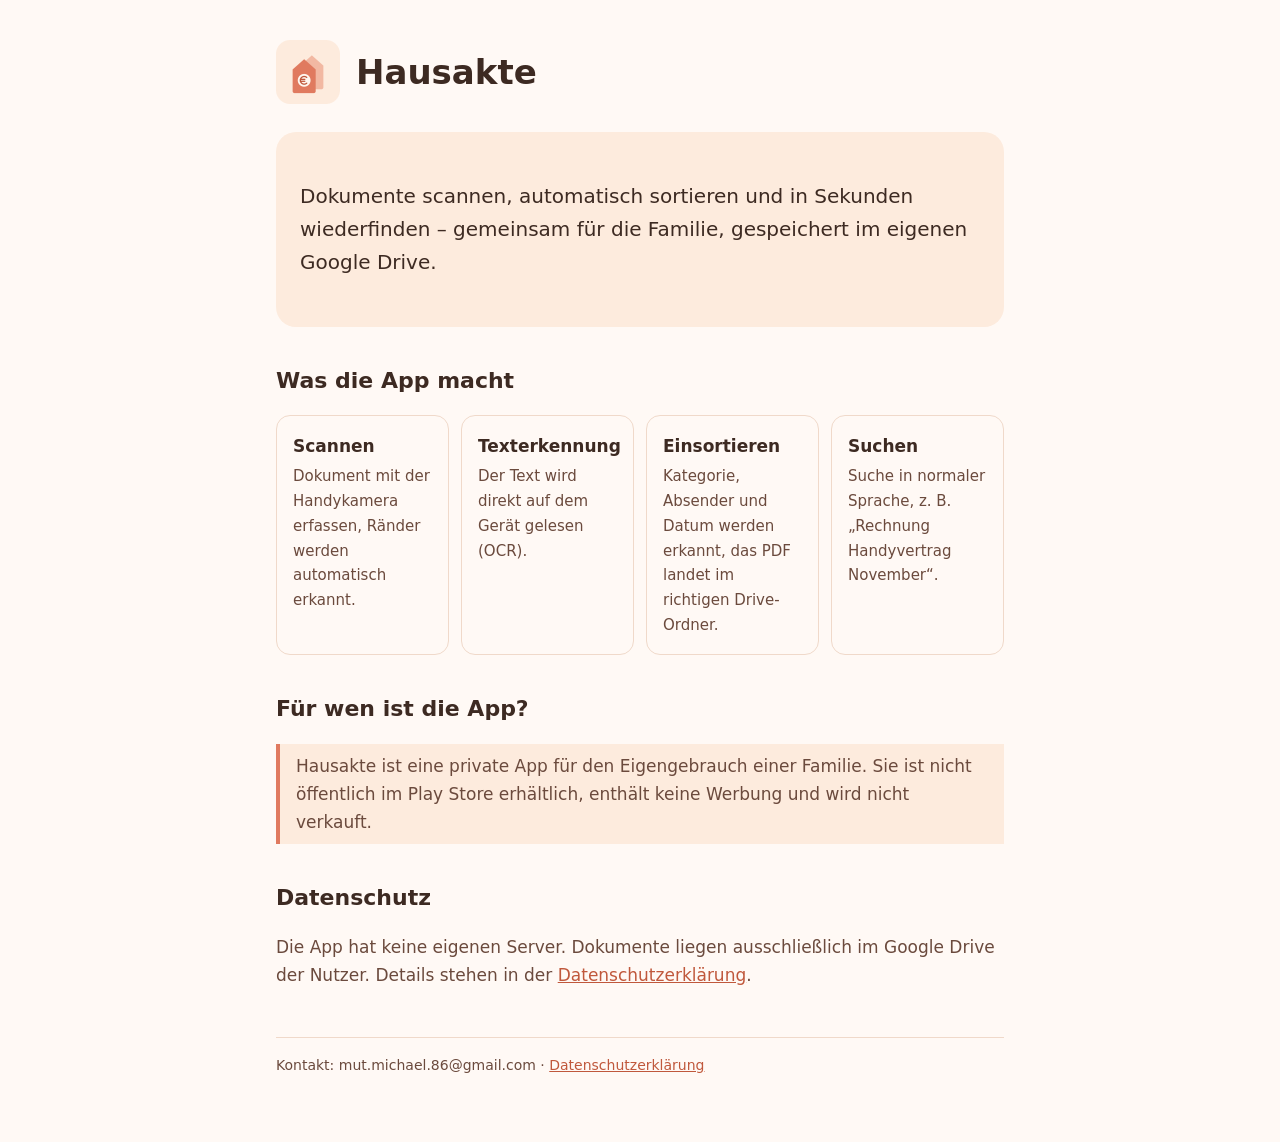
<file: index.html>
<!doctype html>
<html lang="de">
<head>
<meta charset="utf-8">
<meta name="viewport" content="width=device-width, initial-scale=1">
<title>Hausakte</title>
<meta name="description" content="Hausakte – private Familien-App für Dokumente, Belege und Haushaltsbuch mit Google Drive.">
<link rel="icon" href="favicon.svg" type="image/svg+xml">
<link rel="stylesheet" href="style.css">
</head>
<body>
<div class="wrap">
<header><img src="logo.png" alt="Hausakte Logo"><h1>Hausakte</h1></header>

<div class="hero">
<p class="lead">Dokumente scannen, automatisch sortieren und in Sekunden wiederfinden – gemeinsam für die Familie, gespeichert im eigenen Google Drive.</p>
</div>

<h2>Was die App macht</h2>
<div class="grid">
<div class="card"><b>Scannen</b><p>Dokument mit der Handykamera erfassen, Ränder werden automatisch erkannt.</p></div>
<div class="card"><b>Texterkennung</b><p>Der Text wird direkt auf dem Gerät gelesen (OCR).</p></div>
<div class="card"><b>Einsortieren</b><p>Kategorie, Absender und Datum werden erkannt, das PDF landet im richtigen Drive-Ordner.</p></div>
<div class="card"><b>Suchen</b><p>Suche in normaler Sprache, z.&nbsp;B. „Rechnung Handyvertrag November“.</p></div>
</div>

<h2>Für wen ist die App?</h2>
<p class="note">Hausakte ist eine private App für den Eigengebrauch einer Familie. Sie ist nicht öffentlich im Play Store erhältlich, enthält keine Werbung und wird nicht verkauft.</p>

<h2>Datenschutz</h2>
<p>Die App hat keine eigenen Server. Dokumente liegen ausschließlich im Google Drive der Nutzer. Details stehen in der <a href="datenschutz.html">Datenschutzerklärung</a>.</p>

<footer>
Kontakt: mut.michael.86@gmail.com · <a href="datenschutz.html">Datenschutzerklärung</a>
</footer>
</div>
</body>
</html>
</file>
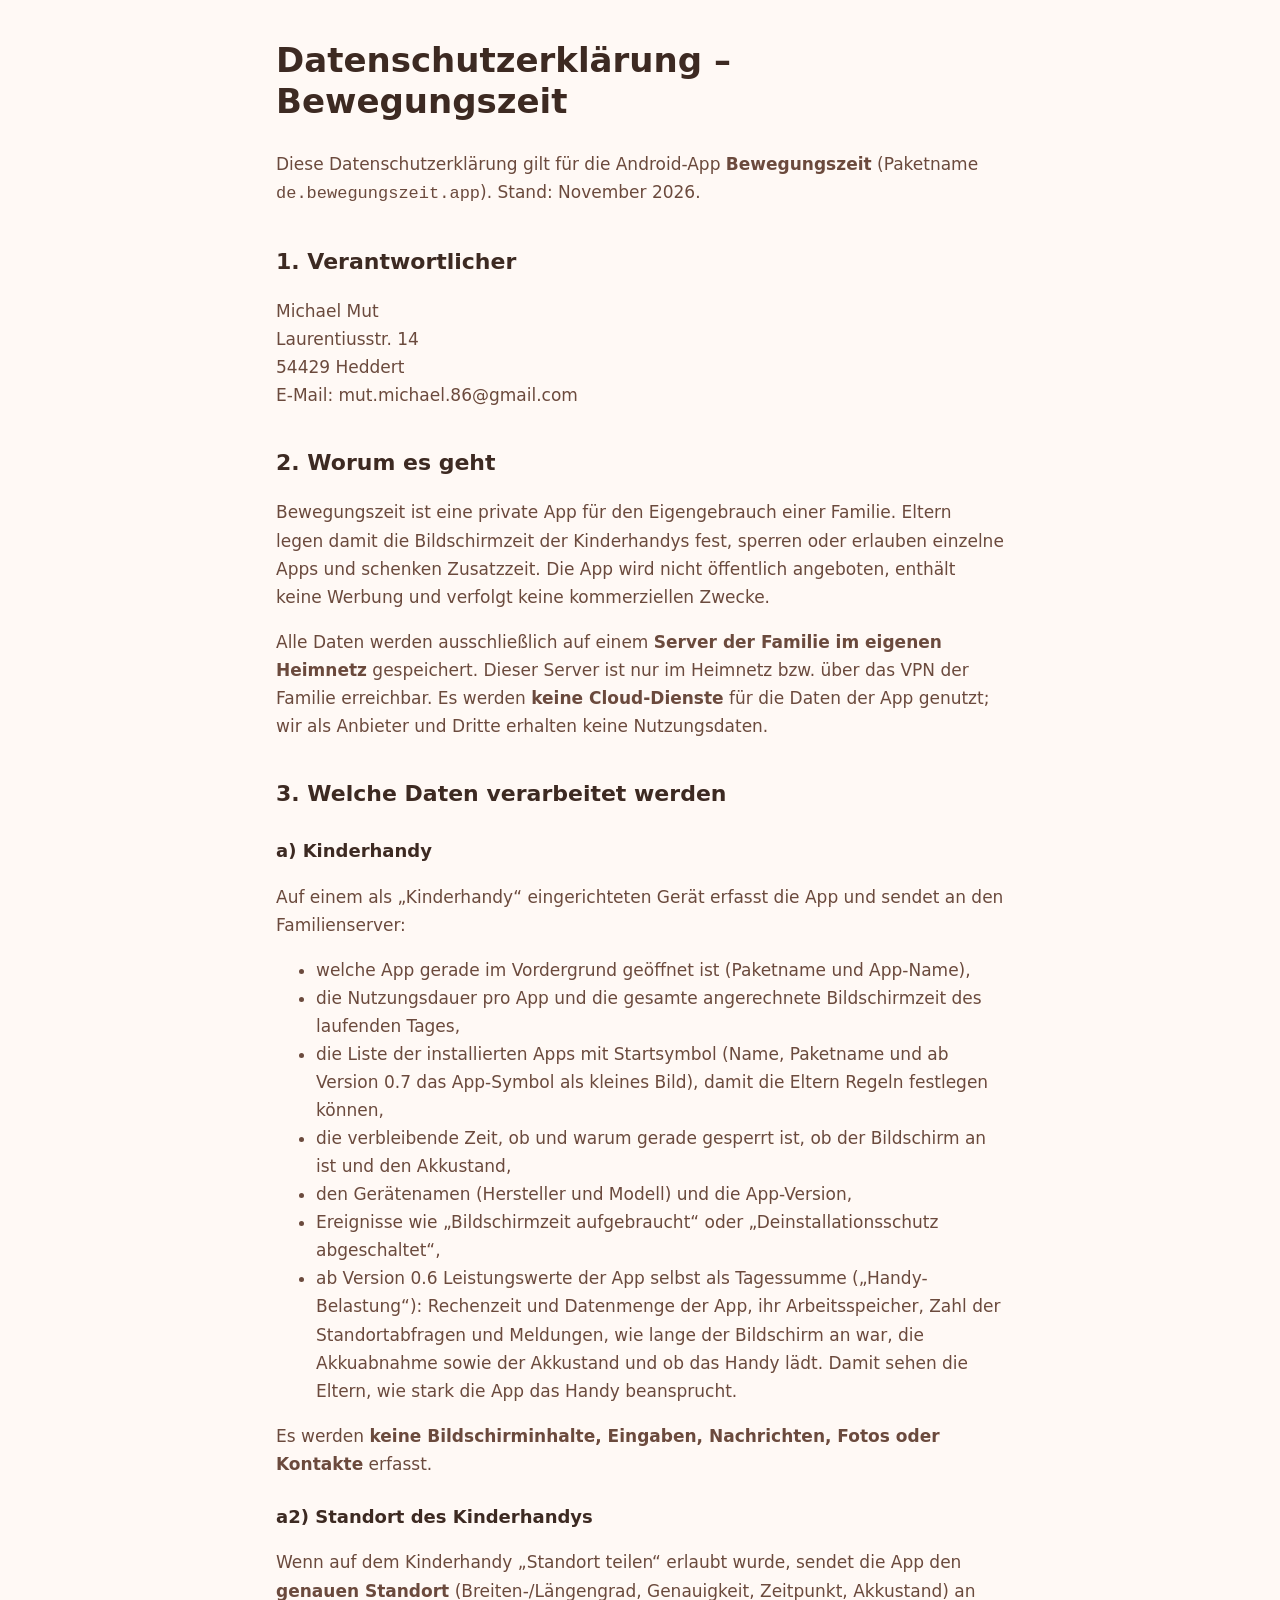
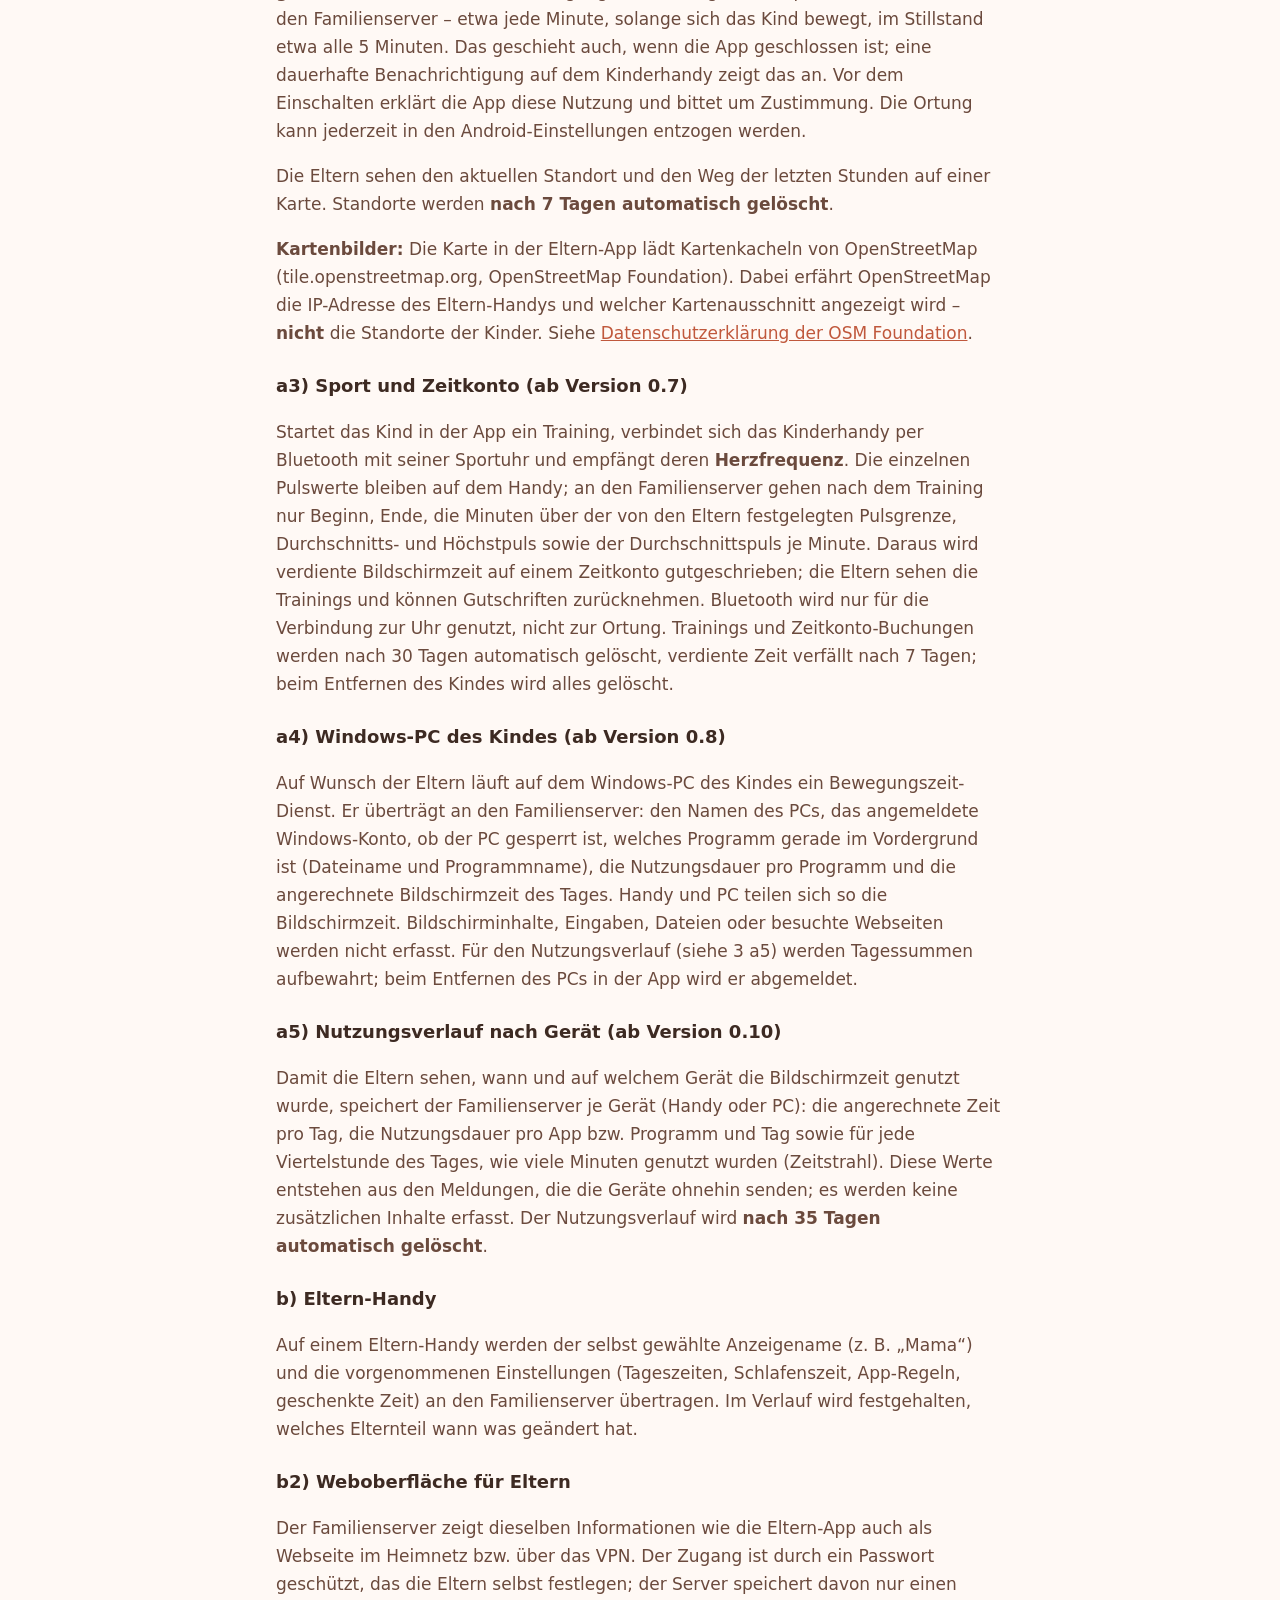
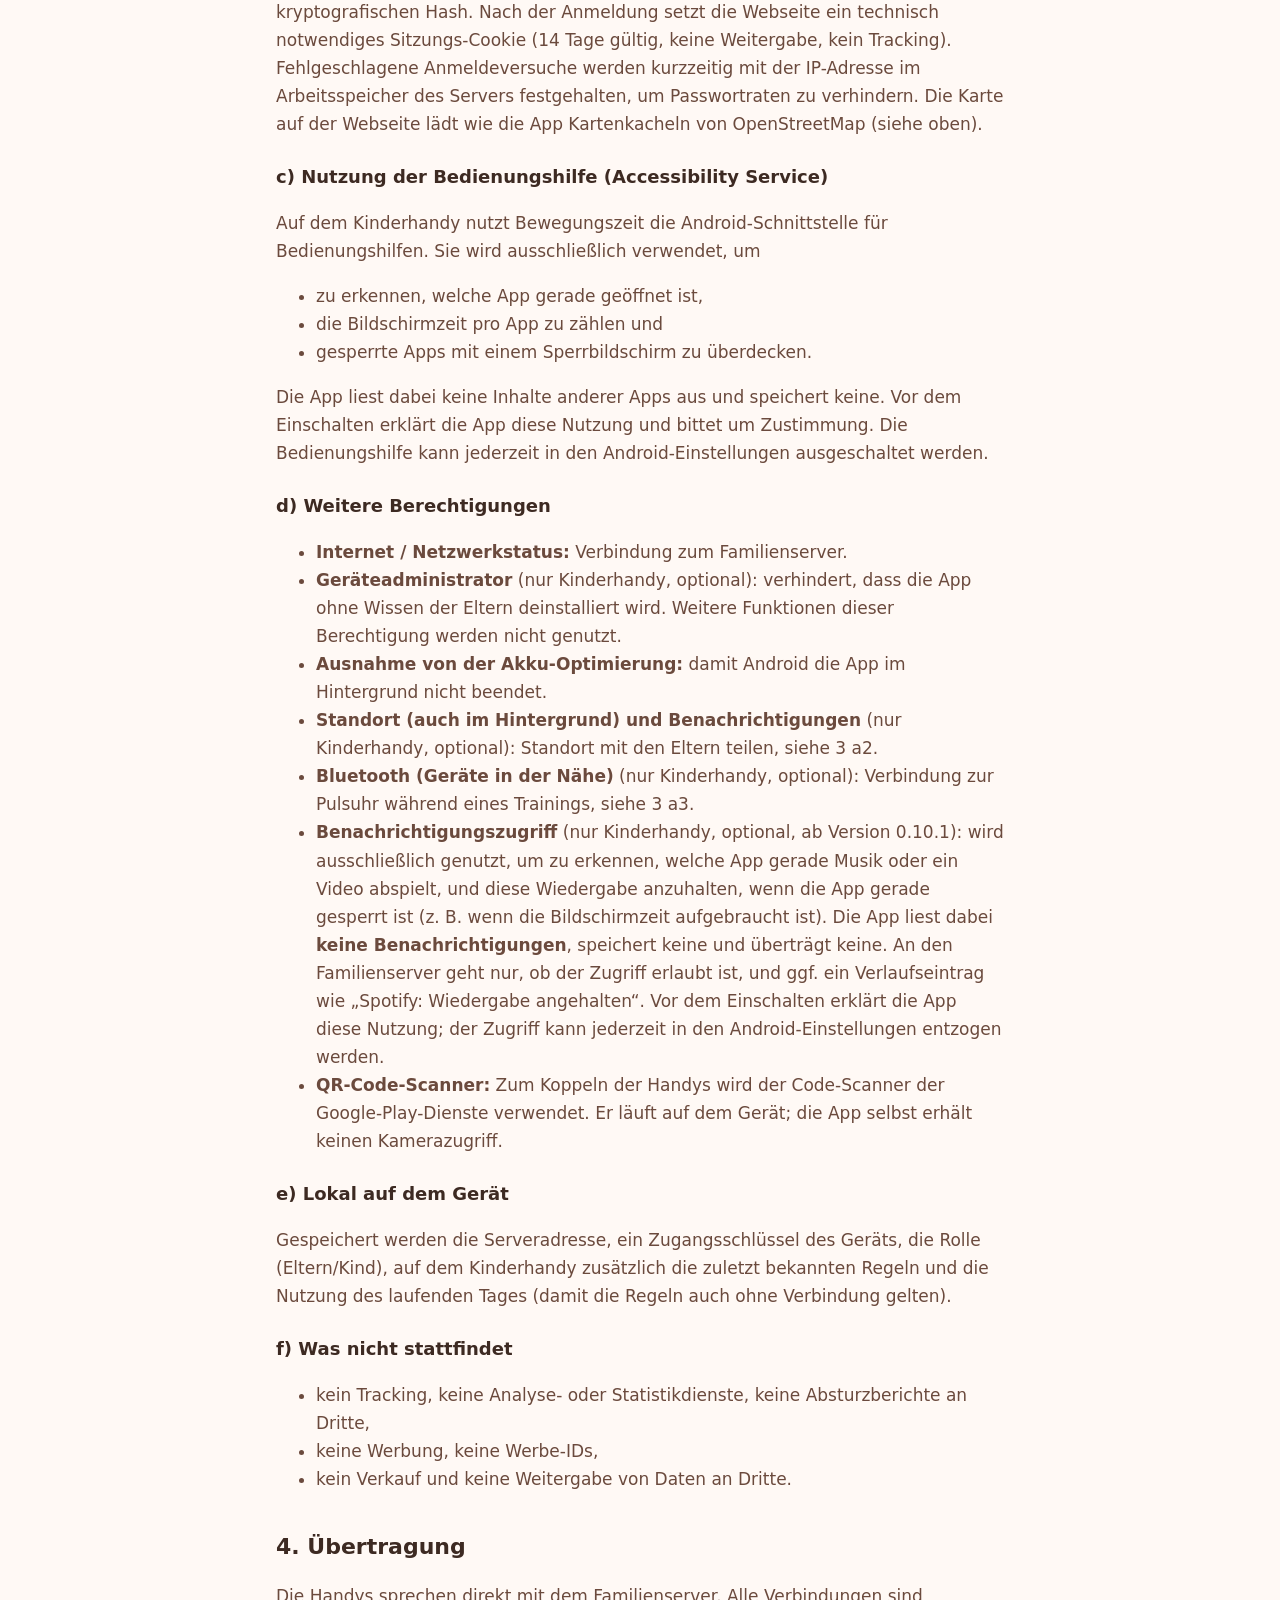
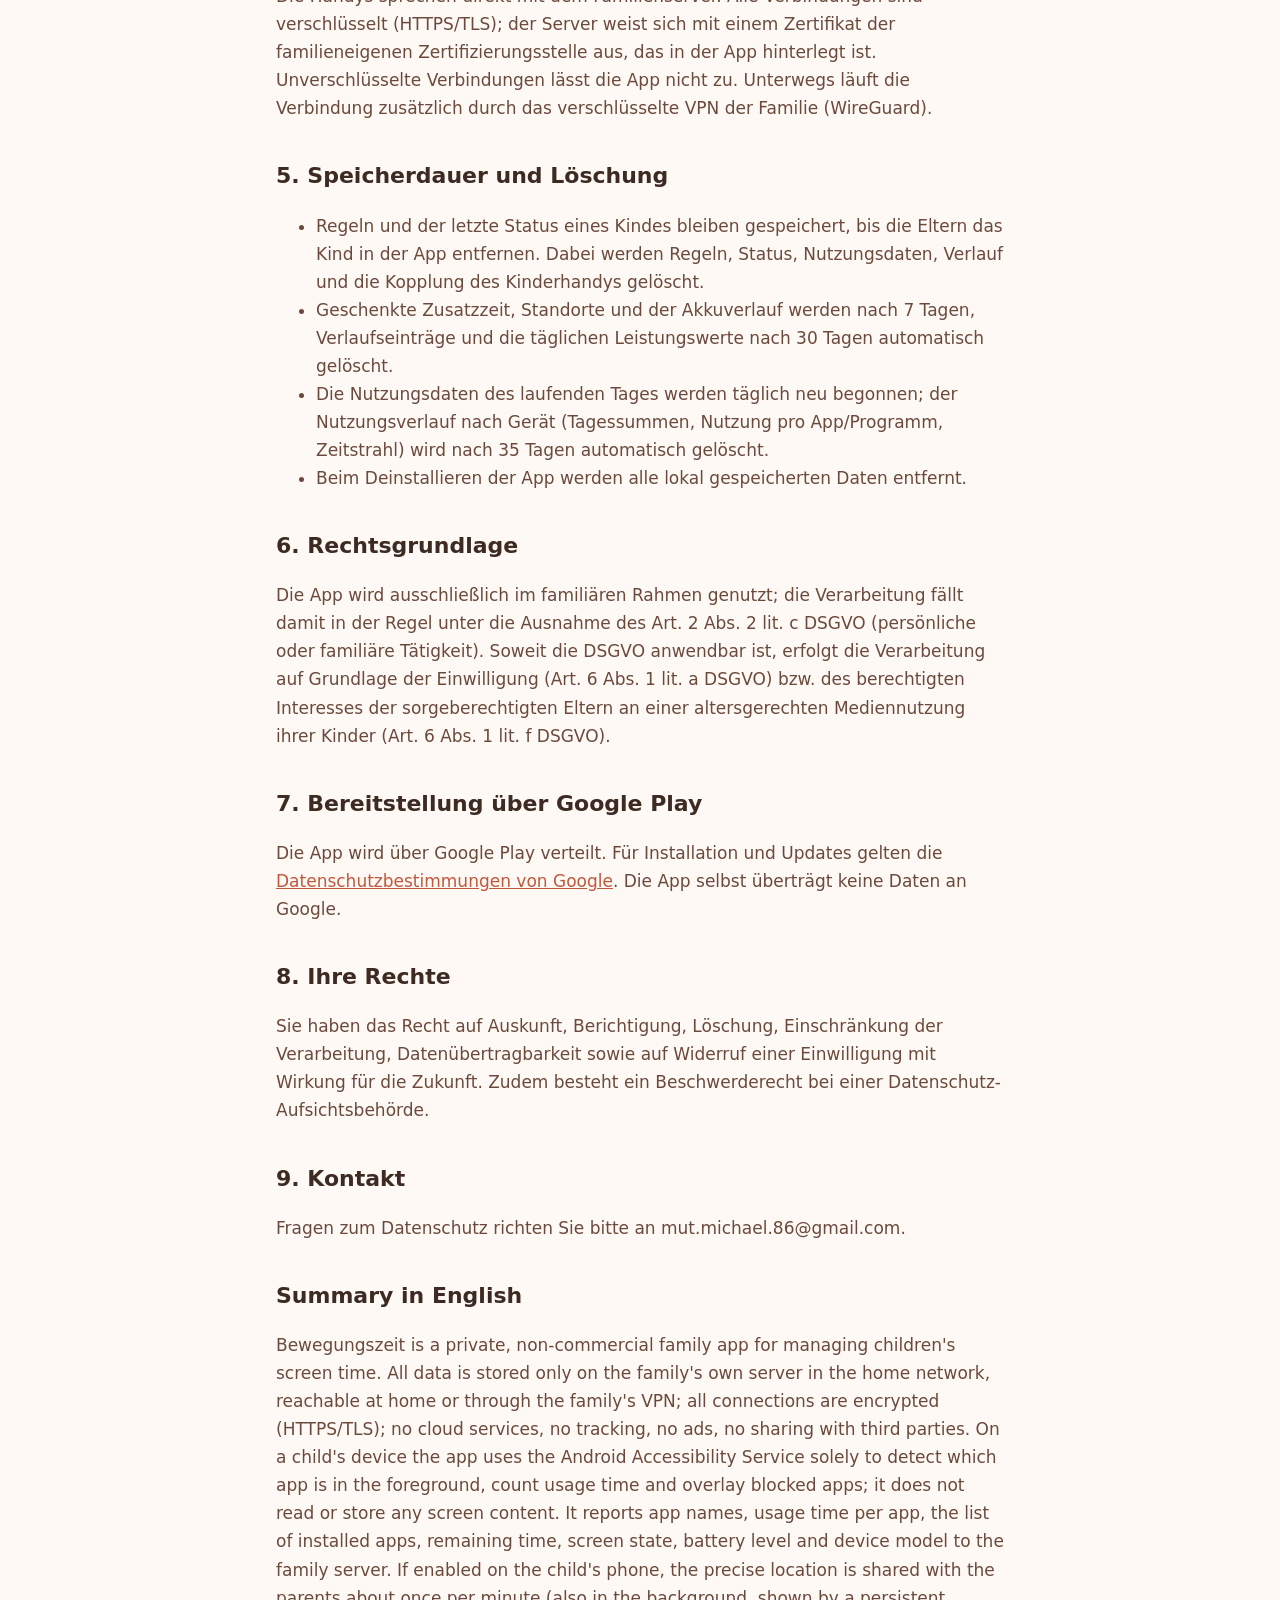
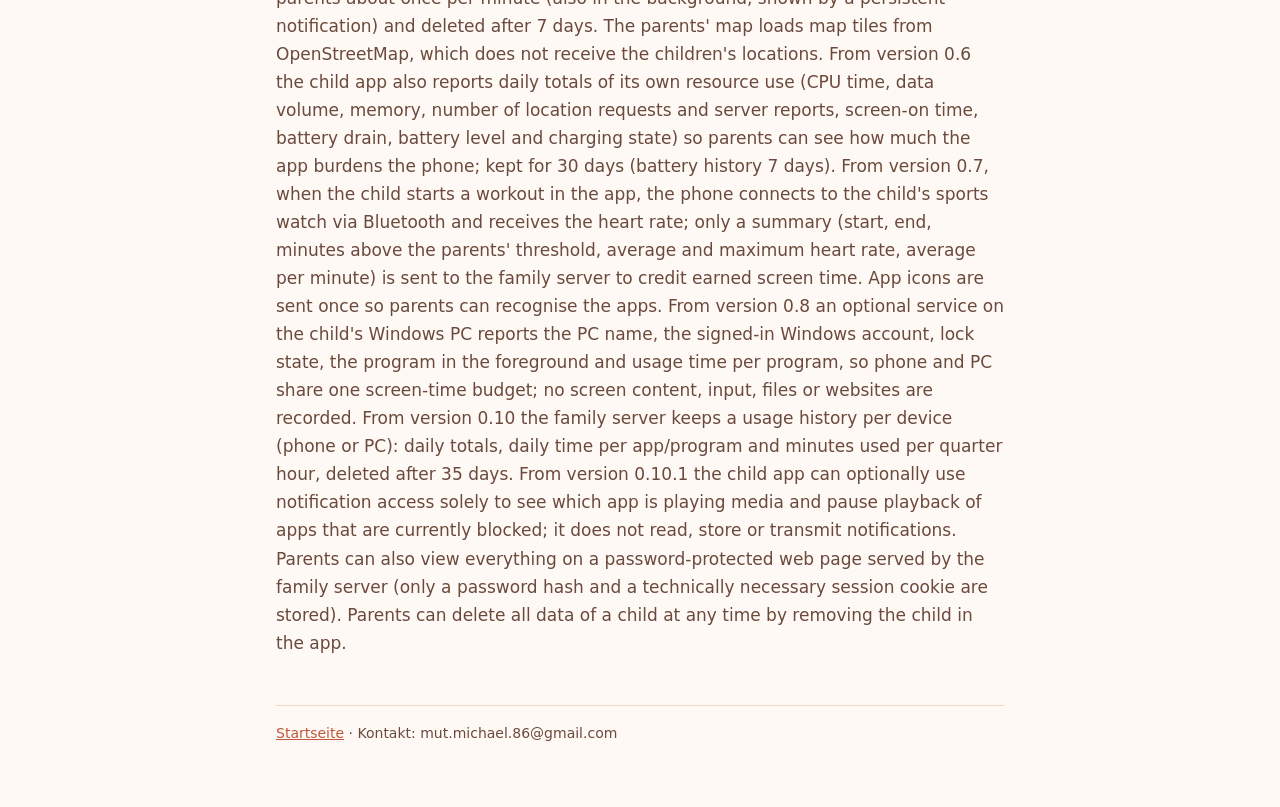
<file: bewegungszeit-datenschutz.html>
<!doctype html>
<html lang="de">
<head>
<meta charset="utf-8">
<meta name="viewport" content="width=device-width, initial-scale=1">
<title>Datenschutz – Bewegungszeit</title>
<link rel="icon" href="favicon.svg" type="image/svg+xml">
<link rel="stylesheet" href="style.css">
</head>
<body>
<div class="wrap">
<header><h1>Datenschutzerklärung – Bewegungszeit</h1></header>

<p>Diese Datenschutzerklärung gilt für die Android-App <strong>Bewegungszeit</strong> (Paketname <code>de.bewegungszeit.app</code>). Stand: November 2026.</p>

<h2>1. Verantwortlicher</h2>
<p>Michael Mut<br>
Laurentiusstr. 14<br>
54429 Heddert<br>
E-Mail: mut.michael.86@gmail.com</p>

<h2>2. Worum es geht</h2>
<p>Bewegungszeit ist eine private App für den Eigengebrauch einer Familie. Eltern legen damit die Bildschirmzeit der Kinderhandys fest, sperren oder erlauben einzelne Apps und schenken Zusatzzeit. Die App wird nicht öffentlich angeboten, enthält keine Werbung und verfolgt keine kommerziellen Zwecke.</p>
<p>Alle Daten werden ausschließlich auf einem <strong>Server der Familie im eigenen Heimnetz</strong> gespeichert. Dieser Server ist nur im Heimnetz bzw. über das VPN der Familie erreichbar. Es werden <strong>keine Cloud-Dienste</strong> für die Daten der App genutzt; wir als Anbieter und Dritte erhalten keine Nutzungsdaten.</p>

<h2>3. Welche Daten verarbeitet werden</h2>

<h3>a) Kinderhandy</h3>
<p>Auf einem als „Kinderhandy“ eingerichteten Gerät erfasst die App und sendet an den Familienserver:</p>
<ul>
<li>welche App gerade im Vordergrund geöffnet ist (Paketname und App-Name),</li>
<li>die Nutzungsdauer pro App und die gesamte angerechnete Bildschirmzeit des laufenden Tages,</li>
<li>die Liste der installierten Apps mit Startsymbol (Name, Paketname und ab Version 0.7 das App-Symbol als kleines Bild), damit die Eltern Regeln festlegen können,</li>
<li>die verbleibende Zeit, ob und warum gerade gesperrt ist, ob der Bildschirm an ist und den Akkustand,</li>
<li>den Gerätenamen (Hersteller und Modell) und die App-Version,</li>
<li>Ereignisse wie „Bildschirmzeit aufgebraucht“ oder „Deinstallationsschutz abgeschaltet“,</li>
<li>ab Version 0.6 Leistungswerte der App selbst als Tagessumme („Handy-Belastung“): Rechenzeit und Datenmenge der App, ihr Arbeitsspeicher, Zahl der Standortabfragen und Meldungen, wie lange der Bildschirm an war, die Akkuabnahme sowie der Akkustand und ob das Handy lädt. Damit sehen die Eltern, wie stark die App das Handy beansprucht.</li>
</ul>
<p>Es werden <strong>keine Bildschirminhalte, Eingaben, Nachrichten, Fotos oder Kontakte</strong> erfasst.</p>

<h3>a2) Standort des Kinderhandys</h3>
<p>Wenn auf dem Kinderhandy „Standort teilen“ erlaubt wurde, sendet die App den <strong>genauen Standort</strong> (Breiten-/Längengrad, Genauigkeit, Zeitpunkt, Akkustand) an den Familienserver – etwa jede Minute, solange sich das Kind bewegt, im Stillstand etwa alle 5 Minuten. Das geschieht auch, wenn die App geschlossen ist; eine dauerhafte Benachrichtigung auf dem Kinderhandy zeigt das an. Vor dem Einschalten erklärt die App diese Nutzung und bittet um Zustimmung. Die Ortung kann jederzeit in den Android-Einstellungen entzogen werden.</p>
<p>Die Eltern sehen den aktuellen Standort und den Weg der letzten Stunden auf einer Karte. Standorte werden <strong>nach 7 Tagen automatisch gelöscht</strong>.</p>
<p><strong>Kartenbilder:</strong> Die Karte in der Eltern-App lädt Kartenkacheln von OpenStreetMap (tile.openstreetmap.org, OpenStreetMap Foundation). Dabei erfährt OpenStreetMap die IP-Adresse des Eltern-Handys und welcher Kartenausschnitt angezeigt wird – <strong>nicht</strong> die Standorte der Kinder. Siehe <a href="https://wiki.osmfoundation.org/wiki/Privacy_Policy">Datenschutzerklärung der OSM Foundation</a>.</p>

<h3>a3) Sport und Zeitkonto (ab Version 0.7)</h3>
<p>Startet das Kind in der App ein Training, verbindet sich das Kinderhandy per Bluetooth mit seiner Sportuhr und empfängt deren <strong>Herzfrequenz</strong>. Die einzelnen Pulswerte bleiben auf dem Handy; an den Familienserver gehen nach dem Training nur Beginn, Ende, die Minuten über der von den Eltern festgelegten Pulsgrenze, Durchschnitts- und Höchstpuls sowie der Durchschnittspuls je Minute. Daraus wird verdiente Bildschirmzeit auf einem Zeitkonto gutgeschrieben; die Eltern sehen die Trainings und können Gutschriften zurücknehmen. Bluetooth wird nur für die Verbindung zur Uhr genutzt, nicht zur Ortung. Trainings und Zeitkonto-Buchungen werden nach 30 Tagen automatisch gelöscht, verdiente Zeit verfällt nach 7 Tagen; beim Entfernen des Kindes wird alles gelöscht.</p>

<h3>a4) Windows-PC des Kindes (ab Version 0.8)</h3>
<p>Auf Wunsch der Eltern läuft auf dem Windows-PC des Kindes ein Bewegungszeit-Dienst. Er überträgt an den Familienserver: den Namen des PCs, das angemeldete Windows-Konto, ob der PC gesperrt ist, welches Programm gerade im Vordergrund ist (Dateiname und Programmname), die Nutzungsdauer pro Programm und die angerechnete Bildschirmzeit des Tages. Handy und PC teilen sich so die Bildschirmzeit. Bildschirminhalte, Eingaben, Dateien oder besuchte Webseiten werden nicht erfasst. Für den Nutzungsverlauf (siehe 3 a5) werden Tagessummen aufbewahrt; beim Entfernen des PCs in der App wird er abgemeldet.</p>

<h3>a5) Nutzungsverlauf nach Gerät (ab Version 0.10)</h3>
<p>Damit die Eltern sehen, wann und auf welchem Gerät die Bildschirmzeit genutzt wurde, speichert der Familienserver je Gerät (Handy oder PC): die angerechnete Zeit pro Tag, die Nutzungsdauer pro App bzw. Programm und Tag sowie für jede Viertelstunde des Tages, wie viele Minuten genutzt wurden (Zeitstrahl). Diese Werte entstehen aus den Meldungen, die die Geräte ohnehin senden; es werden keine zusätzlichen Inhalte erfasst. Der Nutzungsverlauf wird <strong>nach 35 Tagen automatisch gelöscht</strong>.</p>

<h3>b) Eltern-Handy</h3>
<p>Auf einem Eltern-Handy werden der selbst gewählte Anzeigename (z.&nbsp;B. „Mama“) und die vorgenommenen Einstellungen (Tageszeiten, Schlafenszeit, App-Regeln, geschenkte Zeit) an den Familienserver übertragen. Im Verlauf wird festgehalten, welches Elternteil wann was geändert hat.</p>

<h3>b2) Weboberfläche für Eltern</h3>
<p>Der Familienserver zeigt dieselben Informationen wie die Eltern-App auch als Webseite im Heimnetz bzw. über das VPN. Der Zugang ist durch ein Passwort geschützt, das die Eltern selbst festlegen; der Server speichert davon nur einen kryptografischen Hash. Nach der Anmeldung setzt die Webseite ein technisch notwendiges Sitzungs-Cookie (14 Tage gültig, keine Weitergabe, kein Tracking). Fehlgeschlagene Anmeldeversuche werden kurzzeitig mit der IP-Adresse im Arbeitsspeicher des Servers festgehalten, um Passwortraten zu verhindern. Die Karte auf der Webseite lädt wie die App Kartenkacheln von OpenStreetMap (siehe oben).</p>

<h3>c) Nutzung der Bedienungshilfe (Accessibility Service)</h3>
<p>Auf dem Kinderhandy nutzt Bewegungszeit die Android-Schnittstelle für Bedienungshilfen. Sie wird ausschließlich verwendet, um</p>
<ul>
<li>zu erkennen, welche App gerade geöffnet ist,</li>
<li>die Bildschirmzeit pro App zu zählen und</li>
<li>gesperrte Apps mit einem Sperrbildschirm zu überdecken.</li>
</ul>
<p>Die App liest dabei keine Inhalte anderer Apps aus und speichert keine. Vor dem Einschalten erklärt die App diese Nutzung und bittet um Zustimmung. Die Bedienungshilfe kann jederzeit in den Android-Einstellungen ausgeschaltet werden.</p>

<h3>d) Weitere Berechtigungen</h3>
<ul>
<li><strong>Internet / Netzwerkstatus:</strong> Verbindung zum Familienserver.</li>
<li><strong>Geräteadministrator</strong> (nur Kinderhandy, optional): verhindert, dass die App ohne Wissen der Eltern deinstalliert wird. Weitere Funktionen dieser Berechtigung werden nicht genutzt.</li>
<li><strong>Ausnahme von der Akku-Optimierung:</strong> damit Android die App im Hintergrund nicht beendet.</li>
<li><strong>Standort (auch im Hintergrund) und Benachrichtigungen</strong> (nur Kinderhandy, optional): Standort mit den Eltern teilen, siehe 3 a2.</li>
<li><strong>Bluetooth (Geräte in der Nähe)</strong> (nur Kinderhandy, optional): Verbindung zur Pulsuhr während eines Trainings, siehe 3 a3.</li>
<li><strong>Benachrichtigungszugriff</strong> (nur Kinderhandy, optional, ab Version 0.10.1): wird ausschließlich genutzt, um zu erkennen, welche App gerade Musik oder ein Video abspielt, und diese Wiedergabe anzuhalten, wenn die App gerade gesperrt ist (z. B. wenn die Bildschirmzeit aufgebraucht ist). Die App liest dabei <strong>keine Benachrichtigungen</strong>, speichert keine und überträgt keine. An den Familienserver geht nur, ob der Zugriff erlaubt ist, und ggf. ein Verlaufseintrag wie „Spotify: Wiedergabe angehalten“. Vor dem Einschalten erklärt die App diese Nutzung; der Zugriff kann jederzeit in den Android-Einstellungen entzogen werden.</li>
<li><strong>QR-Code-Scanner:</strong> Zum Koppeln der Handys wird der Code-Scanner der Google-Play-Dienste verwendet. Er läuft auf dem Gerät; die App selbst erhält keinen Kamerazugriff.</li>
</ul>

<h3>e) Lokal auf dem Gerät</h3>
<p>Gespeichert werden die Serveradresse, ein Zugangsschlüssel des Geräts, die Rolle (Eltern/Kind), auf dem Kinderhandy zusätzlich die zuletzt bekannten Regeln und die Nutzung des laufenden Tages (damit die Regeln auch ohne Verbindung gelten).</p>

<h3>f) Was nicht stattfindet</h3>
<ul>
<li>kein Tracking, keine Analyse- oder Statistikdienste, keine Absturzberichte an Dritte,</li>
<li>keine Werbung, keine Werbe-IDs,</li>
<li>kein Verkauf und keine Weitergabe von Daten an Dritte.</li>
</ul>

<h2>4. Übertragung</h2>
<p>Die Handys sprechen direkt mit dem Familienserver. Alle Verbindungen sind verschlüsselt (HTTPS/TLS); der Server weist sich mit einem Zertifikat der familieneigenen Zertifizierungsstelle aus, das in der App hinterlegt ist. Unverschlüsselte Verbindungen lässt die App nicht zu. Unterwegs läuft die Verbindung zusätzlich durch das verschlüsselte VPN der Familie (WireGuard).</p>

<h2>5. Speicherdauer und Löschung</h2>
<ul>
<li>Regeln und der letzte Status eines Kindes bleiben gespeichert, bis die Eltern das Kind in der App entfernen. Dabei werden Regeln, Status, Nutzungsdaten, Verlauf und die Kopplung des Kinderhandys gelöscht.</li>
<li>Geschenkte Zusatzzeit, Standorte und der Akkuverlauf werden nach 7 Tagen, Verlaufseinträge und die täglichen Leistungswerte nach 30 Tagen automatisch gelöscht.</li>
<li>Die Nutzungsdaten des laufenden Tages werden täglich neu begonnen; der Nutzungsverlauf nach Gerät (Tagessummen, Nutzung pro App/Programm, Zeitstrahl) wird nach 35 Tagen automatisch gelöscht.</li>
<li>Beim Deinstallieren der App werden alle lokal gespeicherten Daten entfernt.</li>
</ul>

<h2>6. Rechtsgrundlage</h2>
<p>Die App wird ausschließlich im familiären Rahmen genutzt; die Verarbeitung fällt damit in der Regel unter die Ausnahme des Art. 2 Abs. 2 lit. c DSGVO (persönliche oder familiäre Tätigkeit). Soweit die DSGVO anwendbar ist, erfolgt die Verarbeitung auf Grundlage der Einwilligung (Art. 6 Abs. 1 lit. a DSGVO) bzw. des berechtigten Interesses der sorgeberechtigten Eltern an einer altersgerechten Mediennutzung ihrer Kinder (Art. 6 Abs. 1 lit. f DSGVO).</p>

<h2>7. Bereitstellung über Google Play</h2>
<p>Die App wird über Google Play verteilt. Für Installation und Updates gelten die <a href="https://policies.google.com/privacy">Datenschutzbestimmungen von Google</a>. Die App selbst überträgt keine Daten an Google.</p>

<h2>8. Ihre Rechte</h2>
<p>Sie haben das Recht auf Auskunft, Berichtigung, Löschung, Einschränkung der Verarbeitung, Datenübertragbarkeit sowie auf Widerruf einer Einwilligung mit Wirkung für die Zukunft. Zudem besteht ein Beschwerderecht bei einer Datenschutz-Aufsichtsbehörde.</p>

<h2>9. Kontakt</h2>
<p>Fragen zum Datenschutz richten Sie bitte an mut.michael.86@gmail.com.</p>

<h2>Summary in English</h2>
<p>Bewegungszeit is a private, non-commercial family app for managing children's screen time. All data is stored only on the family's own server in the home network, reachable at home or through the family's VPN; all connections are encrypted (HTTPS/TLS); no cloud services, no tracking, no ads, no sharing with third parties. On a child's device the app uses the Android Accessibility Service solely to detect which app is in the foreground, count usage time and overlay blocked apps; it does not read or store any screen content. It reports app names, usage time per app, the list of installed apps, remaining time, screen state, battery level and device model to the family server. If enabled on the child's phone, the precise location is shared with the parents about once per minute (also in the background, shown by a persistent notification) and deleted after 7 days. The parents' map loads map tiles from OpenStreetMap, which does not receive the children's locations. From version 0.6 the child app also reports daily totals of its own resource use (CPU time, data volume, memory, number of location requests and server reports, screen-on time, battery drain, battery level and charging state) so parents can see how much the app burdens the phone; kept for 30 days (battery history 7 days). From version 0.7, when the child starts a workout in the app, the phone connects to the child's sports watch via Bluetooth and receives the heart rate; only a summary (start, end, minutes above the parents' threshold, average and maximum heart rate, average per minute) is sent to the family server to credit earned screen time. App icons are sent once so parents can recognise the apps. From version 0.8 an optional service on the child's Windows PC reports the PC name, the signed-in Windows account, lock state, the program in the foreground and usage time per program, so phone and PC share one screen-time budget; no screen content, input, files or websites are recorded. From version 0.10 the family server keeps a usage history per device (phone or PC): daily totals, daily time per app/program and minutes used per quarter hour, deleted after 35 days. From version 0.10.1 the child app can optionally use notification access solely to see which app is playing media and pause playback of apps that are currently blocked; it does not read, store or transmit notifications. Parents can also view everything on a password-protected web page served by the family server (only a password hash and a technically necessary session cookie are stored). Parents can delete all data of a child at any time by removing the child in the app.</p>

<footer><a href="index.html">Startseite</a> · Kontakt: mut.michael.86@gmail.com</footer>
</div>
</body>
</html>
</file>
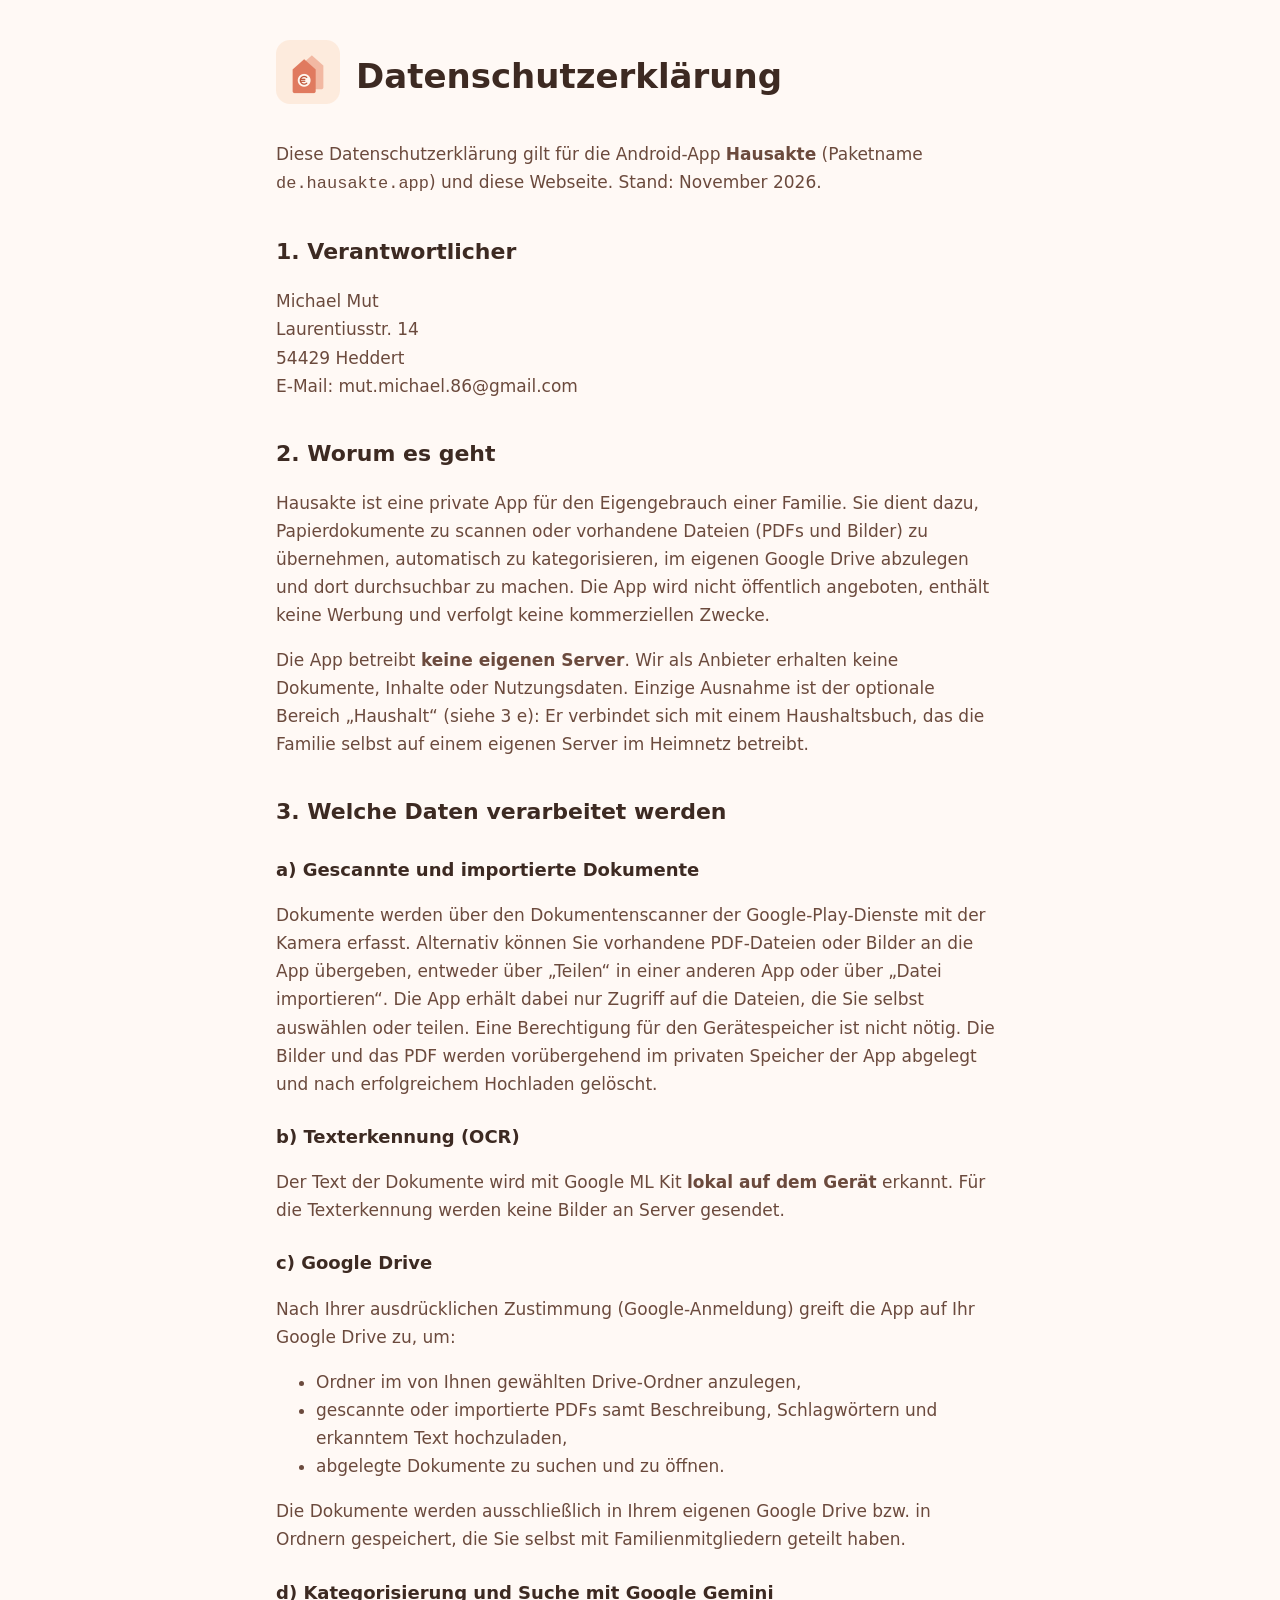
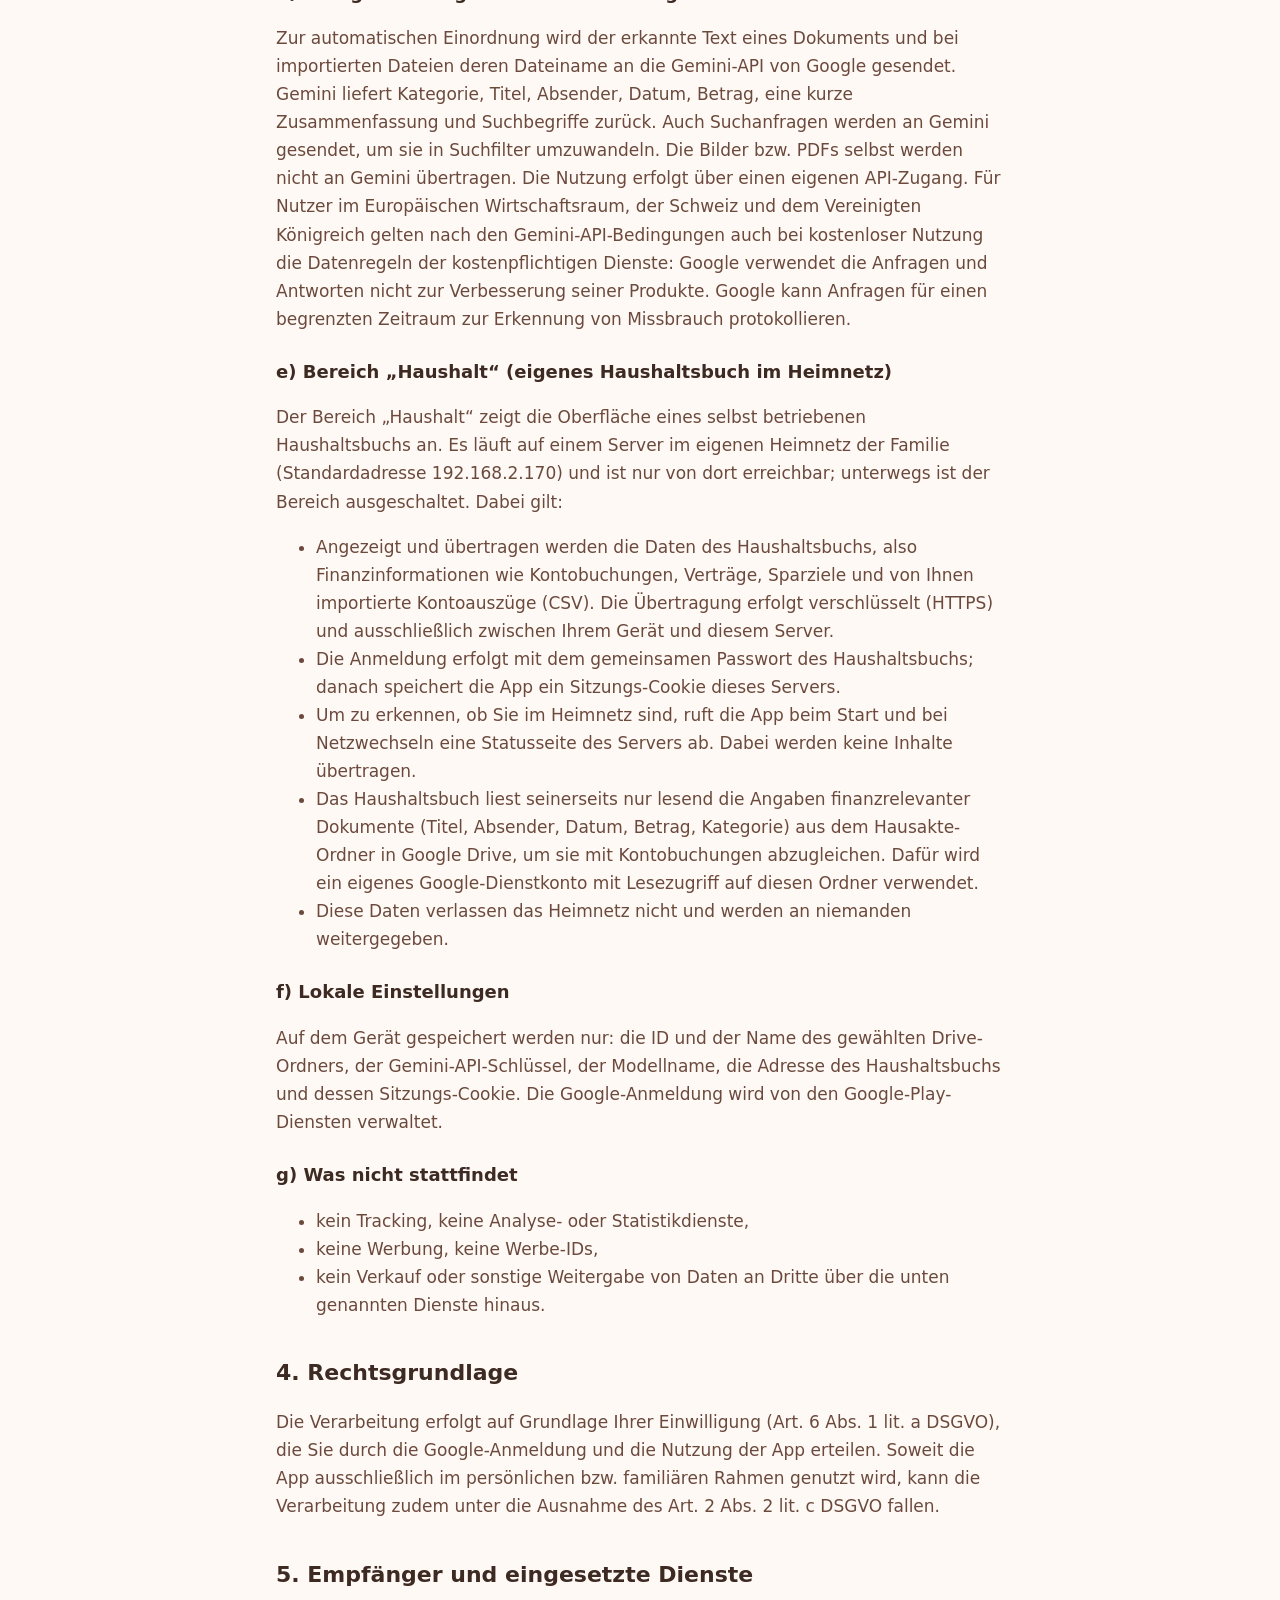
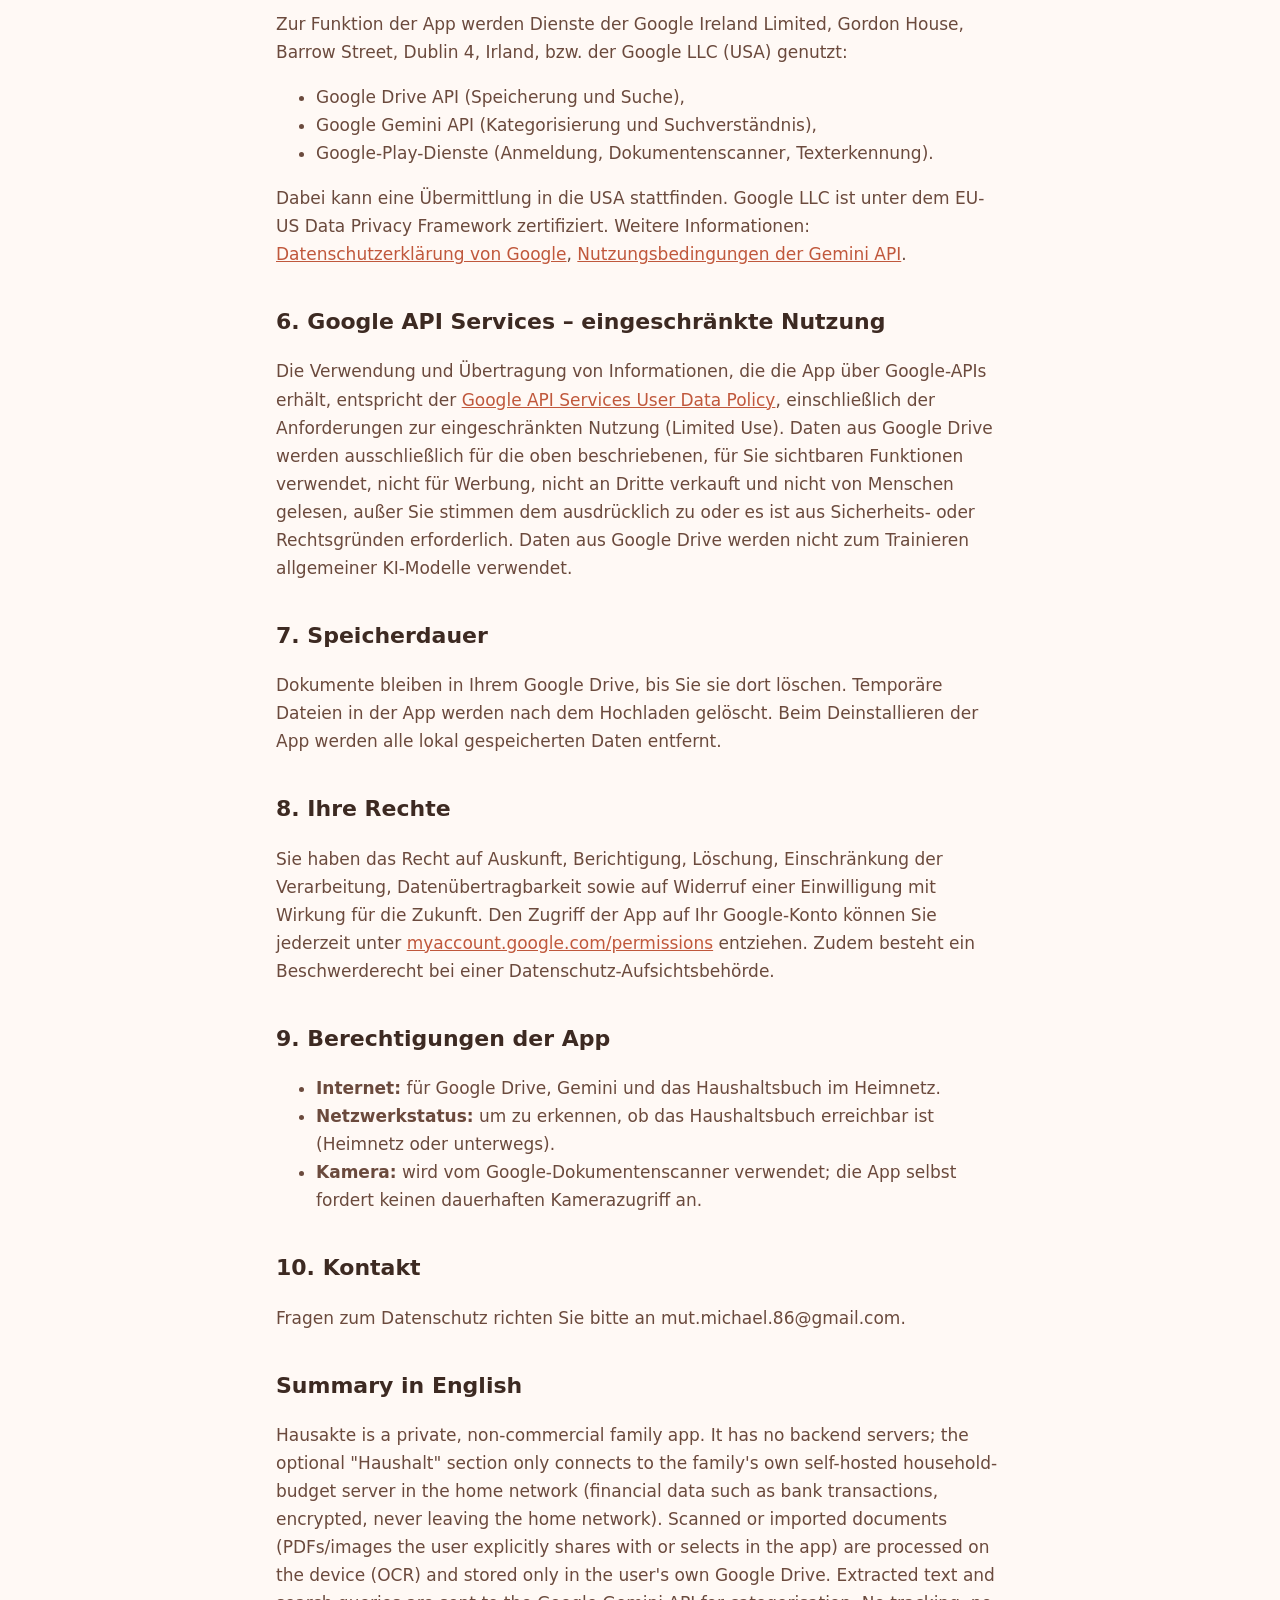
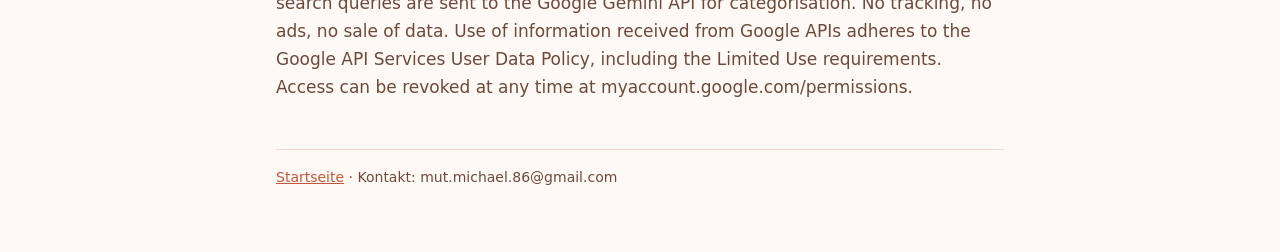
<file: datenschutz.html>
<!doctype html>
<html lang="de">
<head>
<meta charset="utf-8">
<meta name="viewport" content="width=device-width, initial-scale=1">
<title>Datenschutz – Hausakte</title>
<link rel="icon" href="favicon.svg" type="image/svg+xml">
<link rel="stylesheet" href="style.css">
</head>
<body>
<div class="wrap">
<header><a href="index.html"><img src="logo.png" alt="Hausakte Logo"></a><h1>Datenschutzerklärung</h1></header>

<p>Diese Datenschutzerklärung gilt für die Android-App <strong>Hausakte</strong> (Paketname <code>de.hausakte.app</code>) und diese Webseite. Stand: November 2026.</p>

<h2>1. Verantwortlicher</h2>
<p>Michael Mut<br>
Laurentiusstr. 14<br>
54429 Heddert<br>
E-Mail: mut.michael.86@gmail.com</p>

<h2>2. Worum es geht</h2>
<p>Hausakte ist eine private App für den Eigengebrauch einer Familie. Sie dient dazu, Papierdokumente zu scannen oder vorhandene Dateien (PDFs und Bilder) zu übernehmen, automatisch zu kategorisieren, im eigenen Google Drive abzulegen und dort durchsuchbar zu machen. Die App wird nicht öffentlich angeboten, enthält keine Werbung und verfolgt keine kommerziellen Zwecke.</p>
<p>Die App betreibt <strong>keine eigenen Server</strong>. Wir als Anbieter erhalten keine Dokumente, Inhalte oder Nutzungsdaten. Einzige Ausnahme ist der optionale Bereich „Haushalt“ (siehe 3 e): Er verbindet sich mit einem Haushaltsbuch, das die Familie selbst auf einem eigenen Server im Heimnetz betreibt.</p>

<h2>3. Welche Daten verarbeitet werden</h2>

<h3>a) Gescannte und importierte Dokumente</h3>
<p>Dokumente werden über den Dokumentenscanner der Google-Play-Dienste mit der Kamera erfasst. Alternativ können Sie vorhandene PDF-Dateien oder Bilder an die App übergeben, entweder über „Teilen“ in einer anderen App oder über „Datei importieren“. Die App erhält dabei nur Zugriff auf die Dateien, die Sie selbst auswählen oder teilen. Eine Berechtigung für den Gerätespeicher ist nicht nötig. Die Bilder und das PDF werden vorübergehend im privaten Speicher der App abgelegt und nach erfolgreichem Hochladen gelöscht.</p>

<h3>b) Texterkennung (OCR)</h3>
<p>Der Text der Dokumente wird mit Google ML Kit <strong>lokal auf dem Gerät</strong> erkannt. Für die Texterkennung werden keine Bilder an Server gesendet.</p>

<h3>c) Google Drive</h3>
<p>Nach Ihrer ausdrücklichen Zustimmung (Google-Anmeldung) greift die App auf Ihr Google Drive zu, um:</p>
<ul>
<li>Ordner im von Ihnen gewählten Drive-Ordner anzulegen,</li>
<li>gescannte oder importierte PDFs samt Beschreibung, Schlagwörtern und erkanntem Text hochzuladen,</li>
<li>abgelegte Dokumente zu suchen und zu öffnen.</li>
</ul>
<p>Die Dokumente werden ausschließlich in Ihrem eigenen Google Drive bzw. in Ordnern gespeichert, die Sie selbst mit Familienmitgliedern geteilt haben.</p>

<h3>d) Kategorisierung und Suche mit Google Gemini</h3>
<p>Zur automatischen Einordnung wird der erkannte Text eines Dokuments und bei importierten Dateien deren Dateiname an die Gemini-API von Google gesendet. Gemini liefert Kategorie, Titel, Absender, Datum, Betrag, eine kurze Zusammenfassung und Suchbegriffe zurück. Auch Suchanfragen werden an Gemini gesendet, um sie in Suchfilter umzuwandeln. Die Bilder bzw. PDFs selbst werden nicht an Gemini übertragen. Die Nutzung erfolgt über einen eigenen API-Zugang. Für Nutzer im Europäischen Wirtschaftsraum, der Schweiz und dem Vereinigten Königreich gelten nach den Gemini-API-Bedingungen auch bei kostenloser Nutzung die Datenregeln der kostenpflichtigen Dienste: Google verwendet die Anfragen und Antworten nicht zur Verbesserung seiner Produkte. Google kann Anfragen für einen begrenzten Zeitraum zur Erkennung von Missbrauch protokollieren.</p>

<h3>e) Bereich „Haushalt“ (eigenes Haushaltsbuch im Heimnetz)</h3>
<p>Der Bereich „Haushalt“ zeigt die Oberfläche eines selbst betriebenen Haushaltsbuchs an. Es läuft auf einem Server im eigenen Heimnetz der Familie (Standardadresse 192.168.2.170) und ist nur von dort erreichbar; unterwegs ist der Bereich ausgeschaltet. Dabei gilt:</p>
<ul>
<li>Angezeigt und übertragen werden die Daten des Haushaltsbuchs, also Finanzinformationen wie Kontobuchungen, Verträge, Sparziele und von Ihnen importierte Kontoauszüge (CSV). Die Übertragung erfolgt verschlüsselt (HTTPS) und ausschließlich zwischen Ihrem Gerät und diesem Server.</li>
<li>Die Anmeldung erfolgt mit dem gemeinsamen Passwort des Haushaltsbuchs; danach speichert die App ein Sitzungs-Cookie dieses Servers.</li>
<li>Um zu erkennen, ob Sie im Heimnetz sind, ruft die App beim Start und bei Netzwechseln eine Statusseite des Servers ab. Dabei werden keine Inhalte übertragen.</li>
<li>Das Haushaltsbuch liest seinerseits nur lesend die Angaben finanzrelevanter Dokumente (Titel, Absender, Datum, Betrag, Kategorie) aus dem Hausakte-Ordner in Google Drive, um sie mit Kontobuchungen abzugleichen. Dafür wird ein eigenes Google-Dienstkonto mit Lesezugriff auf diesen Ordner verwendet.</li>
<li>Diese Daten verlassen das Heimnetz nicht und werden an niemanden weitergegeben.</li>
</ul>

<h3>f) Lokale Einstellungen</h3>
<p>Auf dem Gerät gespeichert werden nur: die ID und der Name des gewählten Drive-Ordners, der Gemini-API-Schlüssel, der Modellname, die Adresse des Haushaltsbuchs und dessen Sitzungs-Cookie. Die Google-Anmeldung wird von den Google-Play-Diensten verwaltet.</p>

<h3>g) Was nicht stattfindet</h3>
<ul>
<li>kein Tracking, keine Analyse- oder Statistikdienste,</li>
<li>keine Werbung, keine Werbe-IDs,</li>
<li>kein Verkauf oder sonstige Weitergabe von Daten an Dritte über die unten genannten Dienste hinaus.</li>
</ul>

<h2>4. Rechtsgrundlage</h2>
<p>Die Verarbeitung erfolgt auf Grundlage Ihrer Einwilligung (Art. 6 Abs. 1 lit. a DSGVO), die Sie durch die Google-Anmeldung und die Nutzung der App erteilen. Soweit die App ausschließlich im persönlichen bzw. familiären Rahmen genutzt wird, kann die Verarbeitung zudem unter die Ausnahme des Art. 2 Abs. 2 lit. c DSGVO fallen.</p>

<h2>5. Empfänger und eingesetzte Dienste</h2>
<p>Zur Funktion der App werden Dienste der Google Ireland Limited, Gordon House, Barrow Street, Dublin 4, Irland, bzw. der Google LLC (USA) genutzt:</p>
<ul>
<li>Google Drive API (Speicherung und Suche),</li>
<li>Google Gemini API (Kategorisierung und Suchverständnis),</li>
<li>Google-Play-Dienste (Anmeldung, Dokumentenscanner, Texterkennung).</li>
</ul>
<p>Dabei kann eine Übermittlung in die USA stattfinden. Google LLC ist unter dem EU-US Data Privacy Framework zertifiziert. Weitere Informationen: <a href="https://policies.google.com/privacy">Datenschutzerklärung von Google</a>, <a href="https://aistudio.google.com/docs/terms">Nutzungsbedingungen der Gemini API</a>.</p>

<h2>6. Google API Services – eingeschränkte Nutzung</h2>
<p>Die Verwendung und Übertragung von Informationen, die die App über Google-APIs erhält, entspricht der <a href="https://developers.google.com/terms/api-services-user-data-policy">Google API Services User Data Policy</a>, einschließlich der Anforderungen zur eingeschränkten Nutzung (Limited Use). Daten aus Google Drive werden ausschließlich für die oben beschriebenen, für Sie sichtbaren Funktionen verwendet, nicht für Werbung, nicht an Dritte verkauft und nicht von Menschen gelesen, außer Sie stimmen dem ausdrücklich zu oder es ist aus Sicherheits- oder Rechtsgründen erforderlich. Daten aus Google Drive werden nicht zum Trainieren allgemeiner KI-Modelle verwendet.</p>

<h2>7. Speicherdauer</h2>
<p>Dokumente bleiben in Ihrem Google Drive, bis Sie sie dort löschen. Temporäre Dateien in der App werden nach dem Hochladen gelöscht. Beim Deinstallieren der App werden alle lokal gespeicherten Daten entfernt.</p>

<h2>8. Ihre Rechte</h2>
<p>Sie haben das Recht auf Auskunft, Berichtigung, Löschung, Einschränkung der Verarbeitung, Datenübertragbarkeit sowie auf Widerruf einer Einwilligung mit Wirkung für die Zukunft. Den Zugriff der App auf Ihr Google-Konto können Sie jederzeit unter <a href="https://myaccount.google.com/permissions">myaccount.google.com/permissions</a> entziehen. Zudem besteht ein Beschwerderecht bei einer Datenschutz-Aufsichtsbehörde.</p>

<h2>9. Berechtigungen der App</h2>
<ul>
<li><strong>Internet:</strong> für Google Drive, Gemini und das Haushaltsbuch im Heimnetz.</li>
<li><strong>Netzwerkstatus:</strong> um zu erkennen, ob das Haushaltsbuch erreichbar ist (Heimnetz oder unterwegs).</li>
<li><strong>Kamera:</strong> wird vom Google-Dokumentenscanner verwendet; die App selbst fordert keinen dauerhaften Kamerazugriff an.</li>
</ul>

<h2>10. Kontakt</h2>
<p>Fragen zum Datenschutz richten Sie bitte an mut.michael.86@gmail.com.</p>

<h2>Summary in English</h2>
<p>Hausakte is a private, non-commercial family app. It has no backend servers; the optional "Haushalt" section only connects to the family's own self-hosted household-budget server in the home network (financial data such as bank transactions, encrypted, never leaving the home network). Scanned or imported documents (PDFs/images the user explicitly shares with or selects in the app) are processed on the device (OCR) and stored only in the user's own Google Drive. Extracted text and search queries are sent to the Google Gemini API for categorisation. No tracking, no ads, no sale of data. Use of information received from Google APIs adheres to the Google API Services User Data Policy, including the Limited Use requirements. Access can be revoked at any time at myaccount.google.com/permissions.</p>

<footer><a href="index.html">Startseite</a> · Kontakt: mut.michael.86@gmail.com</footer>
</div>
</body>
</html>
</file>
<file: style.css>
:root{--accent:#C0583C;--accent2:#E07A5F;--soft:#FDEBDD;--bg:#FFF9F5;--text:#3D2A22;--muted:#6B4A3D;--line:#F0D9CA}
@media (prefers-color-scheme:dark){:root{--accent:#F2B8A2;--accent2:#E9967E;--soft:#3A2C26;--bg:#1E1714;--text:#F3E3DA;--muted:#D9C0B4;--line:#3A2C26}}
*{box-sizing:border-box}
body{margin:0;background:var(--bg);color:var(--text);font:17px/1.65 system-ui,-apple-system,"Segoe UI",Roboto,sans-serif}
.wrap{max-width:760px;margin:0 auto;padding:40px 16px 64px}
header{display:flex;align-items:center;gap:16px;margin-bottom:28px}
header img{width:64px;height:64px}
header a{color:inherit;text-decoration:none}
h1{font-size:34px;line-height:1.2;margin:0}
h2{font-size:22px;margin:36px 0 8px}
h3{font-size:18px;margin:24px 0 4px}
p,li{color:var(--muted)}
a{color:var(--accent)}
.lead{font-size:20px;color:var(--text)}
.hero{background:var(--soft);border-radius:20px;padding:28px 24px;margin:8px 0 24px}
.grid{display:grid;grid-template-columns:repeat(auto-fit,minmax(160px,1fr));gap:12px;margin-top:16px}
.card{border:1px solid var(--line);border-radius:14px;padding:16px}
.card b{display:block;color:var(--text);margin-bottom:4px}
.card p{margin:0;font-size:15px}
.note{border-left:4px solid var(--accent2);padding:8px 16px;background:var(--soft);border-radius:0}
footer{margin-top:48px;padding-top:16px;border-top:1px solid var(--line);font-size:14px;color:var(--muted)}
.fill{background:#fff3b0;color:#3D2A22;padding:0 4px;border-radius:4px}
</file>
